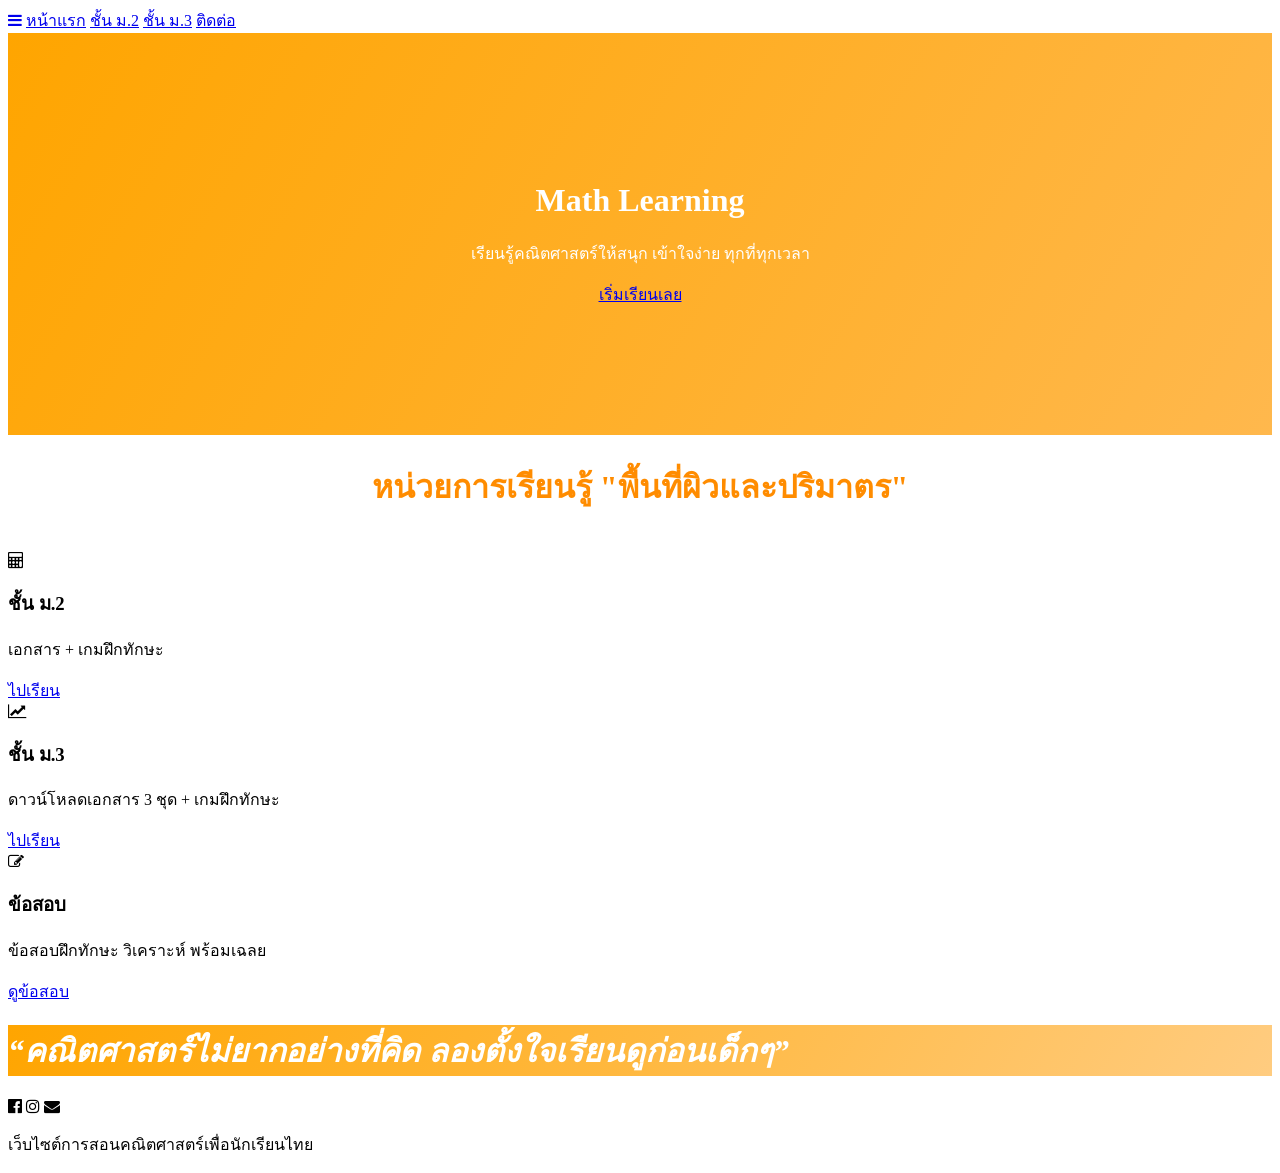
<file: index.html>
<!DOCTYPE html>
<html lang="th">
<head>
<title>Math Learning</title>
<meta charset="UTF-8">
<meta name="viewport" content="width=device-width, initial-scale=1">
<link rel="stylesheet" href="https://www.w3schools.com/w3css/5/w3.css">
<link rel="stylesheet" href="https://fonts.googleapis.com/css?family=Lato|Montserrat">
<link rel="stylesheet" href="https://cdnjs.cloudflare.com/ajax/libs/font-awesome/4.7.0/css/font-awesome.min.css">
<link rel="stylesheet" href="style.css">
</head>
<body>

<!-- Navbar -->
<div class="w3-top">
  <div class="w3-bar w3-orange w3-card w3-left-align w3-large">
    <a class="w3-bar-item w3-button w3-hide-medium w3-hide-large w3-right w3-padding-large w3-hover-white w3-orange" href="javascript:void(0);" onclick="myFunction()"><i class="fa fa-bars"></i></a>
    <a href="#home" class="w3-bar-item w3-button w3-padding-large w3-white">หน้าแรก</a>
    <a href="grade2.html" class="w3-bar-item w3-button w3-hide-small w3-padding-large w3-hover-white">ชั้น ม.2</a>
    <a href="grade3.html" class="w3-bar-item w3-button w3-hide-small w3-padding-large w3-hover-white">ชั้น ม.3</a>
    <a href="#contact" class="w3-bar-item w3-button w3-hide-small w3-padding-large w3-hover-white">ติดต่อ</a>
  </div>
</div>

<!-- Header -->
<header id="home" class="w3-container w3-orange w3-center header-banner">
  <h1 class="w3-margin w3-jumbo animate-title">Math Learning</h1>
  <p class="w3-xlarge animate-subtitle">เรียนรู้คณิตศาสตร์ให้สนุก เข้าใจง่าย ทุกที่ทุกเวลา</p>
  <a href="#lesson" class="w3-button w3-black w3-padding-large w3-large w3-margin-top btn-hover">เริ่มเรียนเลย</a>
</header>

<!-- Section บทเรียน -->
<section id="lesson" class="w3-container w3-padding-64 w3-light-grey">
  <h2 class="section-title">หน่วยการเรียนรู้ "พื้นที่ผิวและปริมาตร"</h2>
  <div class="w3-row-padding">
    <!-- Card ชั้น ม.2 -->
    <div class="w3-third w3-margin-bottom card-hover">
      <div class="w3-card-4 w3-white w3-padding-16 w3-center">
        <i class="fa fa-calculator w3-jumbo w3-orange"></i>
        <h3>ชั้น ม.2</h3>
        <p>เอกสาร + เกมฝึกทักษะ</p>
        <a href="grade2.html" class="w3-button w3-orange w3-margin-top btn-hover">ไปเรียน</a>
      </div>
    </div>
    <!-- Card ชั้น ม.3 -->
    <div class="w3-third w3-margin-bottom card-hover">
      <div class="w3-card-4 w3-white w3-padding-16 w3-center">
        <i class="fa fa-line-chart w3-jumbo w3-orange"></i>
        <h3>ชั้น ม.3</h3>
        <p>ดาวน์โหลดเอกสาร 3 ชุด + เกมฝึกทักษะ</p>
        <a href="grade3.html" class="w3-button w3-orange w3-margin-top btn-hover">ไปเรียน</a>
      </div>
    </div>
    <!-- Card แบบฝึกหัด -->
    <div class="w3-third w3-margin-bottom card-hover">
      <div class="w3-card-4 w3-white w3-padding-16 w3-center">
        <i class="fa fa-pencil-square-o w3-jumbo w3-orange"></i>
        <h3>ข้อสอบ</h3>
        <p>ข้อสอบฝึกทักษะ วิเคราะห์ พร้อมเฉลย</p>
        <a href="quize.html" class="w3-button w3-orange w3-margin-top btn-hover">ดูข้อสอบ</a>
      </div>
    </div>
  </div>
</section>

<!-- Quote -->
<div class="quote-section w3-orange w3-center w3-opacity w3-padding-64 animate-quote">
  <h1 class="w3-margin w3-xlarge">“คณิตศาสตร์ไม่ยากอย่างที่คิด ลองตั้งใจเรียนดูก่อนเด็กๆ”</h1>
</div>

<!-- Footer -->
<footer id="contact" class="w3-container w3-padding-64 w3-center w3-opacity">
  <div class="w3-xlarge w3-padding-32">
    <i class="fa fa-facebook-official w3-hover-opacity"></i>
    <i class="fa fa-instagram w3-hover-opacity"></i>
    <i class="fa fa-envelope w3-hover-opacity"></i>
 </div>
 <p>เว็บไซต์การสอนคณิตศาสตร์เพื่อนักเรียนไทย</p>
</footer>

<script>
function myFunction() {
  var x = document.getElementById("navDemo");
  if (x.className.indexOf("w3-show") == -1) {
    x.className += " w3-show";
  } else {
    x.className = x.className.replace(" w3-show", "");
  }
}
</script>

</body>
</html>
</file>
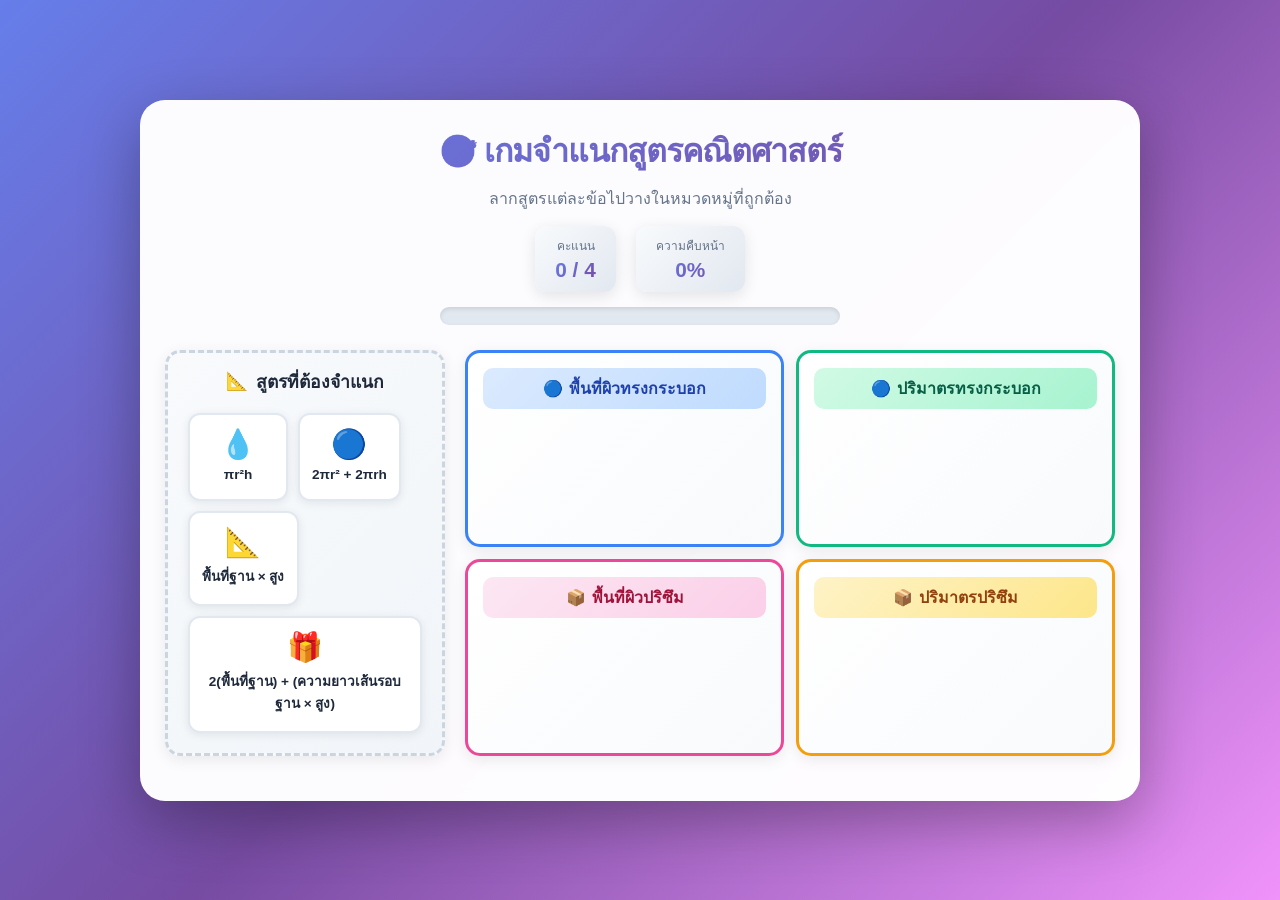
<file: game.html>
<!DOCTYPE html>
<html lang="th">
<head>
    <meta charset="UTF-8">
    <meta name="viewport" content="width=device-width, initial-scale=1.0">
    <title>เกมพื้นที่ผิวและปริมาตร</title>
    <style>
        * {
            margin: 0;
            padding: 0;
            box-sizing: border-box;
        }

        body {
            font-family: 'Segoe UI', Tahoma, Geneva, Verdana, sans-serif;
            background: linear-gradient(135deg, #667eea 0%, #764ba2 50%, #f093fb 100%);
            min-height: 100vh;
            padding: 20px;
            display: flex;
            align-items: center;
            justify-content: center;
        }

        .game-container {
            max-width: 1000px;
            width: 100%;
            background: rgba(255, 255, 255, 0.98);
            border-radius: 25px;
            padding: 25px;
            box-shadow: 0 20px 60px rgba(0, 0, 0, 0.3);
            backdrop-filter: blur(10px);
        }

        .header {
            text-align: center;
            margin-bottom: 25px;
        }

        .game-title {
            font-size: 2rem;
            font-weight: 800;
            background: linear-gradient(135deg, #667eea, #764ba2);
            -webkit-background-clip: text;
            -webkit-text-fill-color: transparent;
            background-clip: text;
            margin-bottom: 10px;
            letter-spacing: -1px;
        }

        .instructions {
            font-size: 1rem;
            color: #64748b;
            margin-bottom: 15px;
            font-weight: 500;
        }

        .stats-row {
            display: flex;
            justify-content: center;
            gap: 20px;
            margin-bottom: 15px;
            flex-wrap: wrap;
        }

        .stat-box {
            background: linear-gradient(135deg, #f8fafc, #e2e8f0);
            padding: 10px 20px;
            border-radius: 12px;
            box-shadow: 0 4px 15px rgba(0, 0, 0, 0.1);
        }

        .stat-label {
            font-size: 0.75rem;
            color: #64748b;
            margin-bottom: 3px;
        }

        .stat-value {
            font-size: 1.3rem;
            font-weight: 700;
            background: linear-gradient(135deg, #667eea, #764ba2);
            -webkit-background-clip: text;
            -webkit-text-fill-color: transparent;
            background-clip: text;
        }

        .progress-container {
            max-width: 400px;
            margin: 0 auto 20px;
        }

        .progress-bar {
            background: #e2e8f0;
            border-radius: 50px;
            height: 18px;
            overflow: hidden;
            box-shadow: inset 0 2px 4px rgba(0, 0, 0, 0.1);
        }

        .progress-fill {
            background: linear-gradient(90deg, #10b981, #059669);
            height: 100%;
            width: 0%;
            transition: width 0.6s cubic-bezier(0.4, 0, 0.2, 1);
            border-radius: 50px;
            position: relative;
            overflow: hidden;
        }

        .progress-fill::after {
            content: '';
            position: absolute;
            top: 0;
            left: 0;
            right: 0;
            bottom: 0;
            background: linear-gradient(90deg, transparent, rgba(255,255,255,0.3), transparent);
            animation: shimmer 2s infinite;
        }

        @keyframes shimmer {
            0% { transform: translateX(-100%); }
            100% { transform: translateX(100%); }
        }

        .game-area {
            display: grid;
            grid-template-columns: 280px 1fr;
            gap: 20px;
            margin-bottom: 20px;
        }

        .formulas-pool {
            background: linear-gradient(135deg, #f8fafc, #f1f5f9);
            border: 3px dashed #cbd5e0;
            border-radius: 15px;
            padding: 15px;
            min-height: 350px;
            box-shadow: 0 4px 15px rgba(0, 0, 0, 0.08);
        }

        .pool-title {
            font-size: 1.1rem;
            font-weight: 700;
            color: #1e293b;
            margin-bottom: 12px;
            text-align: center;
            display: flex;
            align-items: center;
            justify-content: center;
            gap: 8px;
        }

        .categories {
            display: grid;
            grid-template-columns: repeat(2, 1fr);
            gap: 12px;
        }

        .category {
            background: linear-gradient(135deg, #ffffff, #f8fafc);
            border: 3px solid;
            border-radius: 15px;
            padding: 15px;
            min-height: 170px;
            transition: all 0.3s cubic-bezier(0.4, 0, 0.2, 1);
            box-shadow: 0 4px 15px rgba(0, 0, 0, 0.08);
            position: relative;
            overflow: hidden;
        }

        .category::before {
            content: '';
            position: absolute;
            top: 0;
            left: 0;
            right: 0;
            height: 6px;
            opacity: 0;
            transition: opacity 0.3s ease;
        }

        .category.drag-over {
            transform: scale(1.02);
            box-shadow: 0 8px 30px rgba(0, 0, 0, 0.15);
        }

        .category.drag-over::before {
            opacity: 1;
        }

        .cylinder-surface {
            border-color: #3b82f6;
        }

        .cylinder-surface::before {
            background: linear-gradient(90deg, #3b82f6, #2563eb);
        }

        .cylinder-volume {
            border-color: #10b981;
        }

        .cylinder-volume::before {
            background: linear-gradient(90deg, #10b981, #059669);
        }

        .prism-surface {
            border-color: #ec4899;
        }

        .prism-surface::before {
            background: linear-gradient(90deg, #ec4899, #db2777);
        }

        .prism-volume {
            border-color: #f59e0b;
        }

        .prism-volume::before {
            background: linear-gradient(90deg, #f59e0b, #d97706);
        }

        .category-title {
            font-size: 1rem;
            font-weight: 700;
            text-align: center;
            margin-bottom: 12px;
            padding: 8px;
            border-radius: 10px;
            display: flex;
            align-items: center;
            justify-content: center;
            gap: 6px;
        }

        .cylinder-surface .category-title {
            background: linear-gradient(135deg, #dbeafe, #bfdbfe);
            color: #1e40af;
        }

        .cylinder-volume .category-title {
            background: linear-gradient(135deg, #d1fae5, #a7f3d0);
            color: #065f46;
        }

        .prism-surface .category-title {
            background: linear-gradient(135deg, #fce7f3, #fbcfe8);
            color: #9f1239;
        }

        .prism-volume .category-title {
            background: linear-gradient(135deg, #fef3c7, #fde68a);
            color: #92400e;
        }

        .category-items {
            display: flex;
            flex-direction: column;
            gap: 10px;
        }

        .formula-item {
            background: white;
            border: 2px solid #e2e8f0;
            border-radius: 12px;
            padding: 12px;
            margin: 5px;
            cursor: grab;
            transition: all 0.3s cubic-bezier(0.4, 0, 0.2, 1);
            box-shadow: 0 2px 10px rgba(0, 0, 0, 0.08);
            display: inline-block;
            min-width: 100px;
        }

        .formula-item:hover {
            transform: translateY(-4px);
            box-shadow: 0 8px 25px rgba(0, 0, 0, 0.15);
            border-color: #667eea;
        }

        .formula-item.dragging {
            opacity: 0.5;
            transform: rotate(3deg) scale(0.95);
            cursor: grabbing;
        }

        .formula-item.placed {
            cursor: default;
            opacity: 0.95;
            background: linear-gradient(135deg, #ffffff, #f8fafc);
        }

        .formula-emoji {
            font-size: 1.8rem;
            display: block;
            text-align: center;
            margin-bottom: 6px;
            animation: float 3s ease-in-out infinite;
        }

        @keyframes float {
            0%, 100% { transform: translateY(0); }
            50% { transform: translateY(-5px); }
        }

        .formula-name {
            font-weight: 700;
            color: #1e293b;
            text-align: center;
            font-size: 0.85rem;
            margin-bottom: 5px;
        }

        .formula-desc {
            font-size: 0.7rem;
            color: #64748b;
            text-align: center;
            font-weight: 500;
        }

        .feedback {
            position: fixed;
            top: 50%;
            left: 50%;
            transform: translate(-50%, -50%) scale(0.8);
            padding: 25px 45px;
            border-radius: 20px;
            font-size: 1.8rem;
            font-weight: 700;
            z-index: 1000;
            opacity: 0;
            transition: all 0.3s cubic-bezier(0.4, 0, 0.2, 1);
            box-shadow: 0 10px 40px rgba(0, 0, 0, 0.2);
        }

        .feedback.correct {
            background: linear-gradient(135deg, #d1fae5, #a7f3d0);
            color: #065f46;
            border: 3px solid #10b981;
        }

        .feedback.incorrect {
            background: linear-gradient(135deg, #fee2e2, #fecaca);
            color: #991b1b;
            border: 3px solid #ef4444;
        }

        .feedback.show {
            opacity: 1;
            transform: translate(-50%, -50%) scale(1);
        }

        .success-screen {
            position: fixed;
            top: 0;
            left: 0;
            width: 100%;
            height: 100%;
            background: rgba(0, 0, 0, 0.85);
            display: none;
            justify-content: center;
            align-items: center;
            z-index: 2000;
            backdrop-filter: blur(5px);
        }

        .success-content {
            background: linear-gradient(135deg, #ffffff, #f8fafc);
            padding: 50px;
            border-radius: 30px;
            text-align: center;
            max-width: 550px;
            box-shadow: 0 20px 60px rgba(0, 0, 0, 0.3);
            animation: bounceIn 0.6s cubic-bezier(0.68, -0.55, 0.265, 1.55);
        }

        @keyframes bounceIn {
            0% { transform: scale(0.3); opacity: 0; }
            50% { transform: scale(1.05); }
            70% { transform: scale(0.9); }
            100% { transform: scale(1); opacity: 1; }
        }

        .success-emoji {
            font-size: 5rem;
            margin-bottom: 20px;
            animation: rotate 1s ease-in-out;
        }

        @keyframes rotate {
            0% { transform: rotate(0deg); }
            100% { transform: rotate(360deg); }
        }

        .success-title {
            font-size: 2.5rem;
            font-weight: 800;
            background: linear-gradient(135deg, #10b981, #059669);
            -webkit-background-clip: text;
            -webkit-text-fill-color: transparent;
            background-clip: text;
            margin-bottom: 15px;
        }

        .success-text {
            font-size: 1.3rem;
            color: #64748b;
            margin-bottom: 30px;
            font-weight: 500;
        }

        .play-again-btn {
            background: linear-gradient(135deg, #667eea, #764ba2);
            color: white;
            border: none;
            padding: 18px 40px;
            border-radius: 15px;
            font-size: 1.2rem;
            font-weight: 700;
            cursor: pointer;
            transition: all 0.3s ease;
            box-shadow: 0 4px 15px rgba(102, 126, 234, 0.4);
        }

        .play-again-btn:hover {
            transform: translateY(-2px);
            box-shadow: 0 6px 25px rgba(102, 126, 234, 0.6);
        }

        .play-again-btn:active {
            transform: translateY(0);
        }

        @media (max-width: 1200px) {
            .game-area {
                grid-template-columns: 1fr;
            }
            
            .categories {
                grid-template-columns: repeat(2, 1fr);
            }
        }

        @media (max-width: 768px) {
            .game-title {
                font-size: 2rem;
            }
            
            .categories {
                grid-template-columns: 1fr;
            }

            .stats-row {
                gap: 20px;
            }

            .game-container {
                padding: 25px;
            }
        }
    </style>
</head>
<body>
    <div class="game-container">
        <div class="header">
            <h1 class="game-title">🎯 เกมจำแนกสูตรคณิตศาสตร์</h1>
            <p class="instructions">ลากสูตรแต่ละข้อไปวางในหมวดหมู่ที่ถูกต้อง</p>
            
            <div class="stats-row">
                <div class="stat-box">
                    <div class="stat-label">คะแนน</div>
                    <div class="stat-value" id="scoreDisplay">0 / 12</div>
                </div>
                <div class="stat-box">
                    <div class="stat-label">ความคืบหน้า</div>
                    <div class="stat-value" id="progressPercent">0%</div>
                </div>
            </div>

            <div class="progress-container">
                <div class="progress-bar">
                    <div class="progress-fill" id="progressFill"></div>
                </div>
            </div>
        </div>

        <div class="game-area">
            <div class="formulas-pool">
                <div class="pool-title">
                    <span>📐</span>
                    <span>สูตรที่ต้องจำแนก</span>
                </div>
                <div id="formulasContainer"></div>
            </div>

            <div class="categories">
                <div class="category cylinder-surface" data-category="cylinder_surface">
                    <div class="category-title">
                        <span>🔵</span>
                        <span>พื้นที่ผิวทรงกระบอก</span>
                    </div>
                    <div class="category-items" id="cylinderSurfaceContainer"></div>
                </div>

                <div class="category cylinder-volume" data-category="cylinder_volume">
                    <div class="category-title">
                        <span>🔵</span>
                        <span>ปริมาตรทรงกระบอก</span>
                    </div>
                    <div class="category-items" id="cylinderVolumeContainer"></div>
                </div>

                <div class="category prism-surface" data-category="prism_surface">
                    <div class="category-title">
                        <span>📦</span>
                        <span>พื้นที่ผิวปริซึม</span>
                    </div>
                    <div class="category-items" id="prismSurfaceContainer"></div>
                </div>

                <div class="category prism-volume" data-category="prism_volume">
                    <div class="category-title">
                        <span>📦</span>
                        <span>ปริมาตรปริซึม</span>
                    </div>
                    <div class="category-items" id="prismVolumeContainer"></div>
                </div>
            </div>
        </div>
    </div>

    <div class="feedback" id="feedback"></div>

    <div class="success-screen" id="successScreen">
        <div class="success-content">
            <div class="success-emoji">🎉</div>
            <div class="success-title">ยินดีด้วย!</div>
            <div class="success-text">คุณจำแนกสูตรได้ถูกต้องครบทั้งหมดแล้ว!</div>
            <button class="play-again-btn" onclick="resetGame()">🔄 เล่นใหม่อีกครั้ง</button>
        </div>
    </div>

    <script>
        const formulas = [
            { name: "2πr² + 2πrh", category: "cylinder_surface", emoji: "🔵" },
            { name: "พื้นที่ฐาน × สูง", category: "prism_volume", emoji: "📐" },
            { name: "2(พื้นที่ฐาน) + (ความยาวเส้นรอบฐาน × สูง)",category: "prism_surface", emoji: "🎁" },
            { name: "πr²h", category: "cylinder_volume", emoji: "💧" },
        ];

        let score = 0;
        let totalFormulas = formulas.length;
        let placedFormulas = 0;

        function initializeGame() {
            const formulasContainer = document.getElementById('formulasContainer');
            formulasContainer.innerHTML = '';
            
            const shuffledFormulas = [...formulas].sort(() => Math.random() - 0.5);
            
            shuffledFormulas.forEach((formula, index) => {
                const formulaElement = createFormulaElement(formula, index);
                formulasContainer.appendChild(formulaElement);
            });

            document.getElementById('cylinderSurfaceContainer').innerHTML = '';
            document.getElementById('cylinderVolumeContainer').innerHTML = '';
            document.getElementById('prismSurfaceContainer').innerHTML = '';
            document.getElementById('prismVolumeContainer').innerHTML = '';

            updateScore();
            updateProgress();
        }

        function createFormulaElement(formula, index) {
            const div = document.createElement('div');
            div.className = 'formula-item';
            div.draggable = true;
            div.dataset.category = formula.category;
            div.dataset.index = index;
            div.innerHTML = `
                <div class="formula-emoji">${formula.emoji}</div>
                <div class="formula-name">${formula.name}</div>
            
            `;

            div.addEventListener('dragstart', handleDragStart);
            div.addEventListener('dragend', handleDragEnd);

            return div;
        }

        function handleDragStart(e) {
            e.target.classList.add('dragging');
            e.dataTransfer.setData('text/plain', e.target.dataset.category);
            e.dataTransfer.setData('application/x-formula-index', e.target.dataset.index);
        }

        function handleDragEnd(e) {
            e.target.classList.remove('dragging');
        }

        document.querySelectorAll('.category').forEach(category => {
            category.addEventListener('dragover', handleDragOver);
            category.addEventListener('drop', handleDrop);
            category.addEventListener('dragenter', handleDragEnter);
            category.addEventListener('dragleave', handleDragLeave);
        });

        function handleDragOver(e) {
            e.preventDefault();
        }

        function handleDragEnter(e) {
            e.preventDefault();
            e.currentTarget.classList.add('drag-over');
        }

        function handleDragLeave(e) {
            if (!e.currentTarget.contains(e.relatedTarget)) {
                e.currentTarget.classList.remove('drag-over');
            }
        }

        function handleDrop(e) {
            e.preventDefault();
            e.currentTarget.classList.remove('drag-over');

            const formulaCategory = e.dataTransfer.getData('text/plain');
            const dropCategory = e.currentTarget.dataset.category;
            const formulaIndex = e.dataTransfer.getData('application/x-formula-index');
            
            const draggedElement = document.querySelector(`[data-index="${formulaIndex}"]`);
            
            if (formulaCategory === dropCategory) {
                showFeedback('ถูกต้อง! เยี่ยมมาก! 🎉', 'correct');
                score++;
                placedFormulas++;
                
                const categoryContainer = e.currentTarget.querySelector('.category-items');
                draggedElement.classList.add('placed');
                draggedElement.style.cursor = 'default';
                draggedElement.draggable = false;
                categoryContainer.appendChild(draggedElement);
                
            } else {
                showFeedback('ลองใหม่นะ! 🤔', 'incorrect');
                
                draggedElement.style.transform = 'translateX(-20px)';
                setTimeout(() => {
                    draggedElement.style.transform = '';
                }, 200);
            }

            updateScore();
            updateProgress();
            
            if (placedFormulas === totalFormulas) {
                setTimeout(showSuccess, 1000);
            }
        }

        function showFeedback(message, type) {
            const feedback = document.getElementById('feedback');
            feedback.textContent = message;
            feedback.className = `feedback ${type}`;
            feedback.classList.add('show');
            
            setTimeout(() => {
                feedback.classList.remove('show');
            }, 1500);
        }

        function updateScore() {
            document.getElementById('scoreDisplay').textContent = `${score} / ${totalFormulas}`;
        }

        function updateProgress() {
            const progress = (placedFormulas / totalFormulas) * 100;
            document.getElementById('progressFill').style.width = `${progress}%`;
            document.getElementById('progressPercent').textContent = `${Math.round(progress)}%`;
        }

        function showSuccess() {
            document.getElementById('successScreen').style.display = 'flex';
        }

        function resetGame() {
            score = 0;
            placedFormulas = 0;
            document.getElementById('successScreen').style.display = 'none';
            initializeGame();
        }

        initializeGame();
    </script>
</body>
</html>
</file>
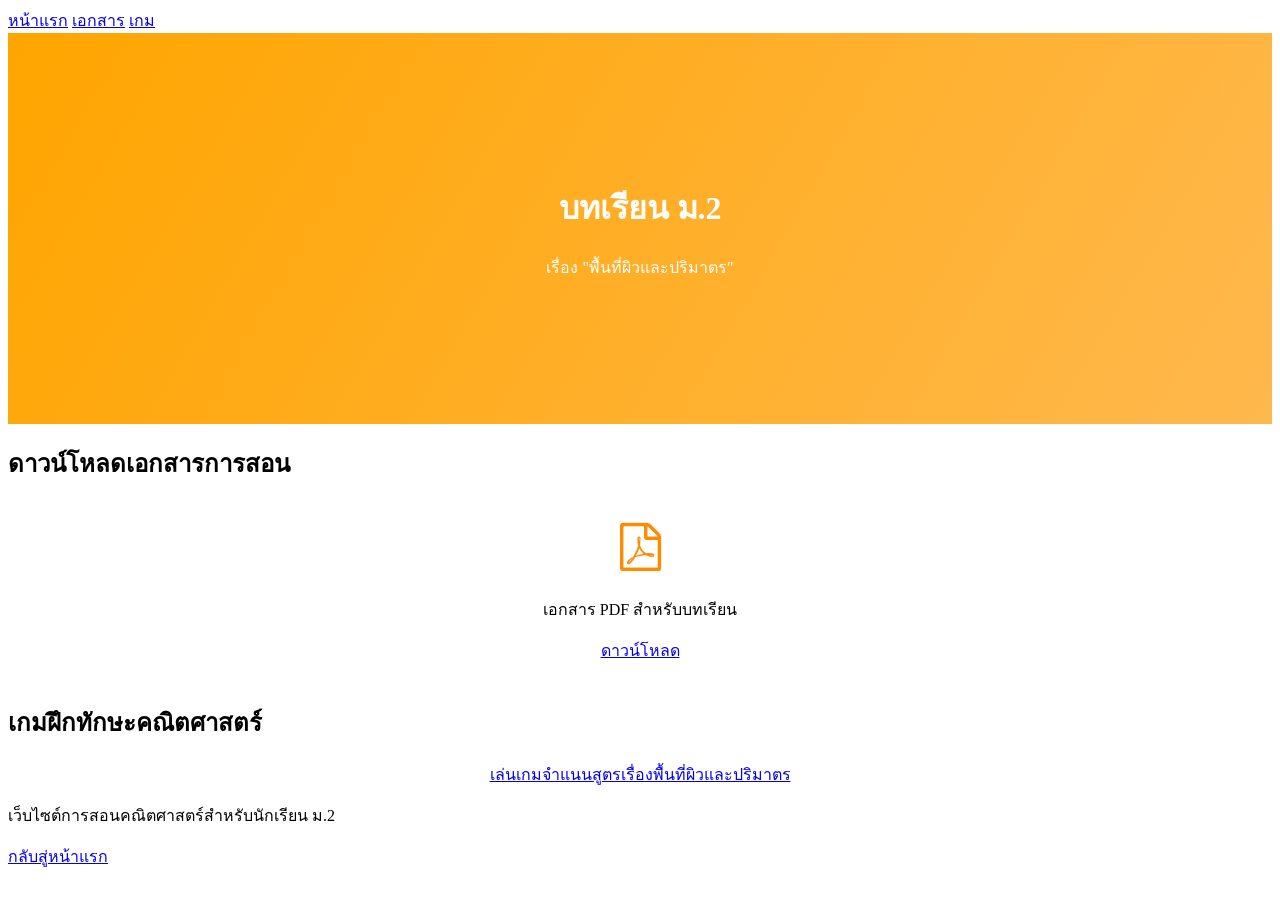
<file: grade2.html>
<!DOCTYPE html>
<html lang="th">
<head>
<title>บทเรียน ม.2 - พื้นที่ผิวและปริมาตร</title>
<meta charset="UTF-8">
<meta name="viewport" content="width=device-width, initial-scale=1">
<link rel="stylesheet" href="https://www.w3schools.com/w3css/5/w3.css">
<link rel="stylesheet" href="https://fonts.googleapis.com/css?family=Lato|Montserrat">
<link rel="stylesheet" href="https://cdnjs.cloudflare.com/ajax/libs/font-awesome/4.7.0/css/font-awesome.min.css">
<link rel="stylesheet" href="style.css">
</head>
<body>

<!-- Navbar -->
<div class="w3-top">
  <div class="w3-bar w3-orange w3-card w3-left-align w3-large">
    <a href="index.html" class="w3-bar-item w3-button w3-padding-large w3-white">หน้าแรก</a>
    <a href="#documents" class="w3-bar-item w3-button w3-hide-small w3-padding-large w3-hover-white">เอกสาร</a>
    <a href="game.html" class="w3-bar-item w3-button w3-hide-small w3-padding-large w3-hover-white">เกม</a>
  </div>
</div>

<!-- Header -->
<header class="w3-container w3-orange w3-center header-banner">
  <h1 class="w3-margin w3-jumbo">บทเรียน ม.2</h1>
  <p class="w3-xlarge">เรื่อง "พื้นที่ผิวและปริมาตร"</p>
</header>

<!-- Section เอกสาร -->
<section id="documents" class="w3-container w3-padding-64">
  <h2>ดาวน์โหลดเอกสารการสอน</h2>
  <div class="doc-card">
    <i class="fa fa-file-pdf-o fa-3x"></i>
    <p>เอกสาร PDF สำหรับบทเรียน</p>
    <a href="พื้นที่ผิวและปริมาตร ม.2.pdf" download class="w3-button w3-green w3-padding-large btn-hover">ดาวน์โหลด</a>
  </div>
</section>

<!-- Section เกม -->
<section id="game" class="w3-container w3-light-grey w3-padding-64">
  <h2>เกมฝึกทักษะคณิตศาสตร์</h2>
  <div class="video-thumb">
    <a href="game.html" target="_blank" class="w3-button w3-blue w3-padding-large btn-hover">
      เล่นเกมจำแนนสูตรเรื่องพื้นที่ผิวและปริมาตร
    </a>
  </div>
</section>

<!-- Footer -->
<footer class="w3-container w3-padding-64 w3-center w3-opacity">
  <p>เว็บไซต์การสอนคณิตศาสตร์สำหรับนักเรียน ม.2</p>
  <a href="index.html" class="w3-button w3-orange w3-padding-large w3-margin-top btn-hover">กลับสู่หน้าแรก</a>
</footer>

</body>
</html>
</file>
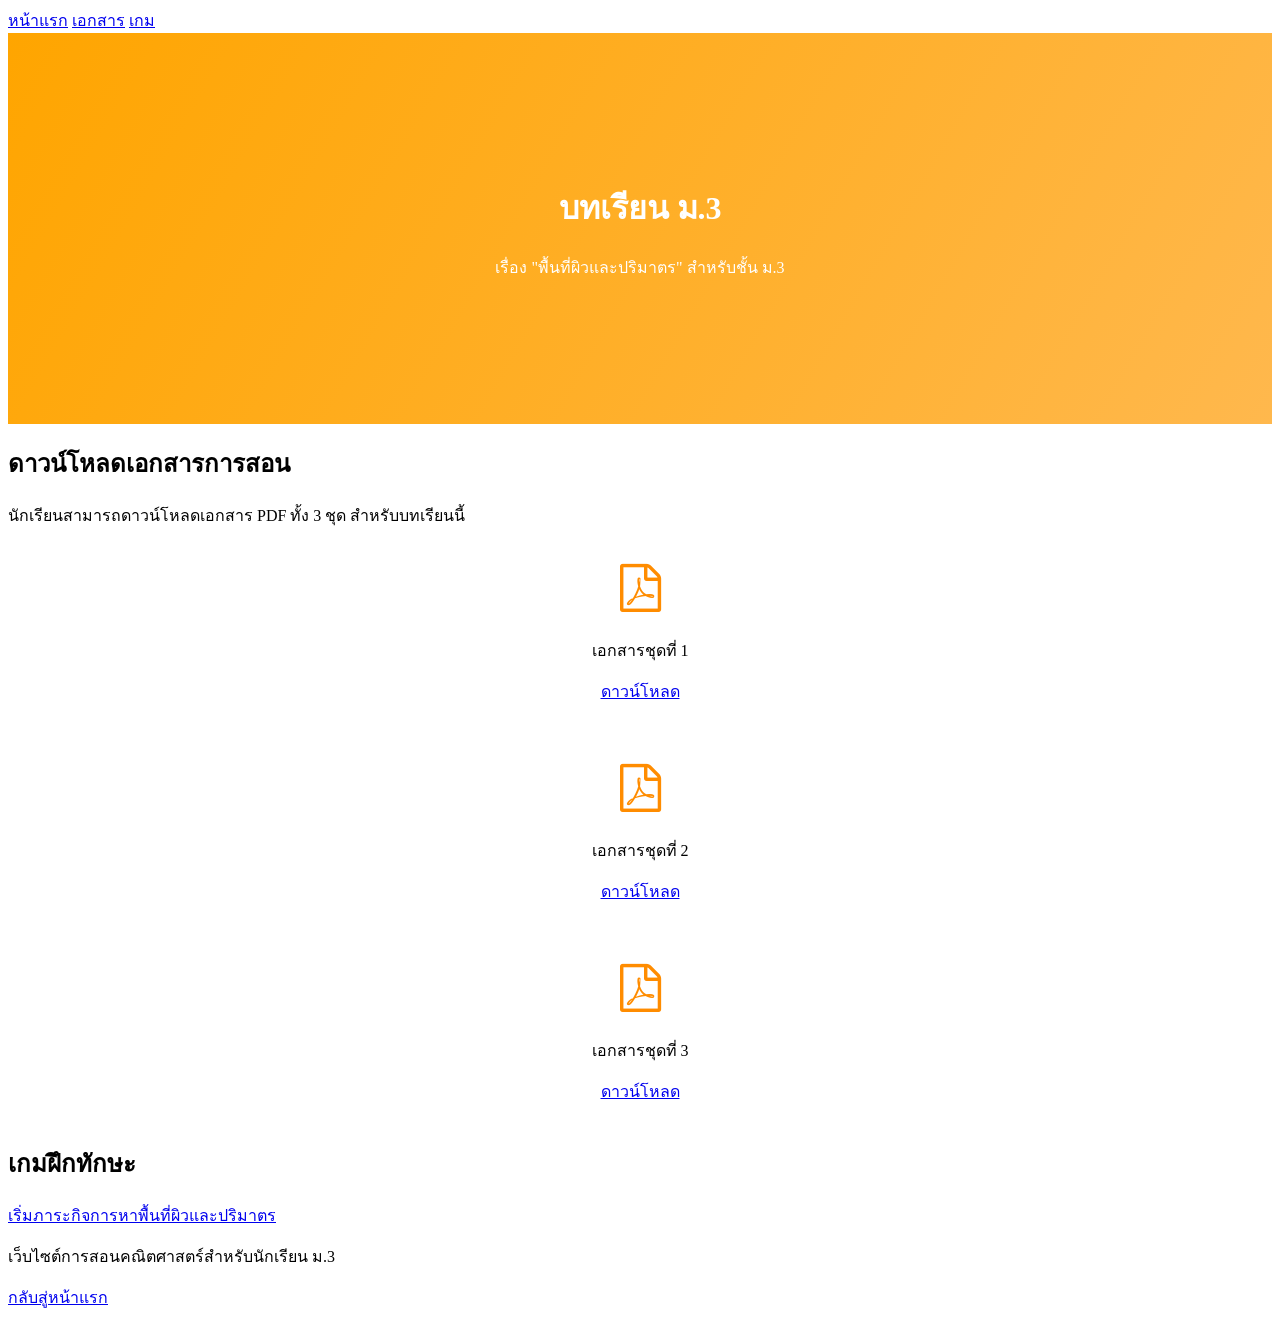
<file: grade3.html>
<!DOCTYPE html>
<html lang="th">
<head>
<title>บทเรียน ม.3 - พื้นที่ผิวและปริมาตร</title>
<meta charset="UTF-8">
<meta name="viewport" content="width=device-width, initial-scale=1">
<link rel="stylesheet" href="https://www.w3schools.com/w3css/5/w3.css">
<link rel="stylesheet" href="https://fonts.googleapis.com/css?family=Lato|Montserrat">
<link rel="stylesheet" href="https://cdnjs.cloudflare.com/ajax/libs/font-awesome/4.7.0/css/font-awesome.min.css">
<link rel="stylesheet" href="style.css">
</head>
<body>

<!-- Navbar -->
<div class="w3-top">
  <div class="w3-bar w3-orange w3-card w3-left-align w3-large">
    <a href="index.html" class="w3-bar-item w3-button w3-padding-large w3-white">หน้าแรก</a>
    <a href="#documents" class="w3-bar-item w3-button w3-hide-small w3-padding-large w3-hover-white">เอกสาร</a>
    <a href="gamem.3.html" class="w3-bar-item w3-button w3-hide-small w3-padding-large w3-hover-white">เกม</a>
  </div>
</div>

<!-- Header -->
<header class="w3-container w3-orange w3-center header-banner">
  <h1 class="w3-margin w3-jumbo">บทเรียน ม.3</h1>
  <p class="w3-xlarge">เรื่อง "พื้นที่ผิวและปริมาตร" สำหรับชั้น ม.3</p>
</header>

<!-- Section เอกสาร -->
<section id="documents" class="w3-container w3-padding-64">
  <h2>ดาวน์โหลดเอกสารการสอน</h2>
  <p>นักเรียนสามารถดาวน์โหลดเอกสาร PDF ทั้ง 3 ชุด สำหรับบทเรียนนี้</p>
  <div class="w3-row-padding">
    <div class="w3-third doc3-card">
      <i class="fa fa-file-pdf-o fa-3x"></i>
      <p>เอกสารชุดที่ 1</p>
      <a href="พื้นที่ผิวและปริมาตรพีระมิด.pdf" download class="w3-button w3-green w3-padding-large btn-hover">ดาวน์โหลด</a>
    </div>
    <div class="w3-third doc3-card">
      <i class="fa fa-file-pdf-o fa-3x"></i>
      <p>เอกสารชุดที่ 2</p>
      <a href="พื้นที่ผิวและปริมาตรกรวย.pdf" download class="w3-button w3-green w3-padding-large btn-hover">ดาวน์โหลด</a>
    </div>
    <div class="w3-third doc3-card">
      <i class="fa fa-file-pdf-o fa-3x"></i>
      <p>เอกสารชุดที่ 3</p>
      <a href="พื้นที่ผิวและปริมาตรทรงกลม.pdf" download class="w3-button w3-green w3-padding-large btn-hover">ดาวน์โหลด</a>
    </div>
  </div>
</section>

<!-- Section เกม -->
<section id="video" class="w3-container w3-light-grey w3-padding-64">
  <h2>เกมฝึกทักษะ</h2>
  <a href="gamem.3.html" target="_blank" class="w3-button w3-red w3-padding-large btn-hover">
    เริ่มภาระกิจการหาพื้นที่ผิวและปริมาตร
  </a>
</section>

<!-- Footer -->
<footer class="w3-container w3-padding-64 w3-center w3-opacity">
  <p>เว็บไซต์การสอนคณิตศาสตร์สำหรับนักเรียน ม.3</p>
  <a href="index.html" class="w3-button w3-orange w3-padding-large w3-margin-top btn-hover">กลับสู่หน้าแรก</a>
</footer>

</body>
</html>
</file>
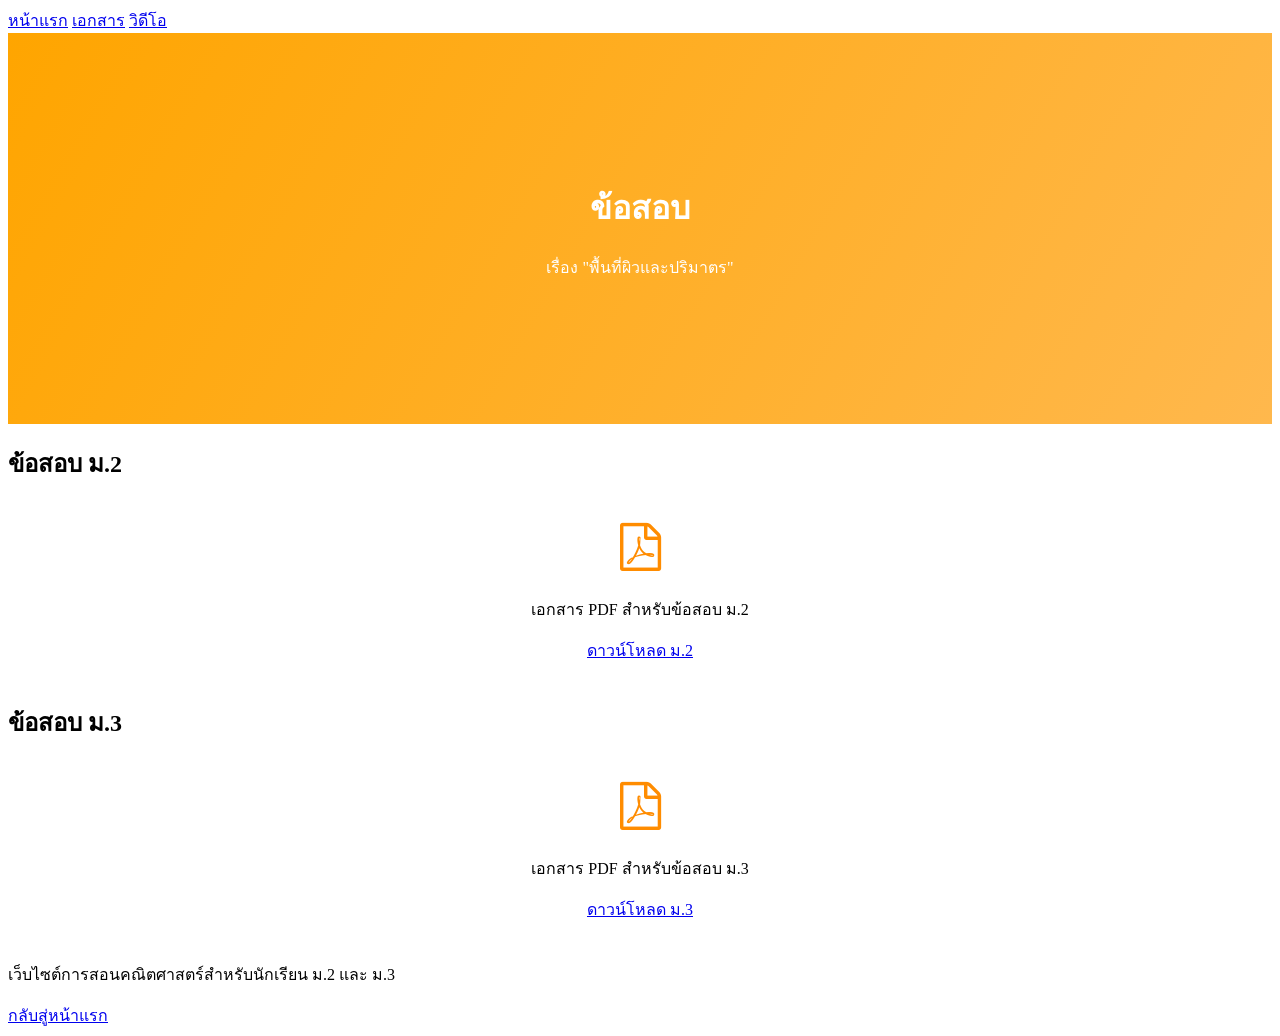
<file: quize.html>
<!DOCTYPE html>
<html lang="th">
<head>
<title>ข้อสอบ พื้นที่ผิวและปริมาตร</title>
<meta charset="UTF-8">
<meta name="viewport" content="width=device-width, initial-scale=1">
<link rel="stylesheet" href="https://www.w3schools.com/w3css/5/w3.css">
<link rel="stylesheet" href="https://fonts.googleapis.com/css?family=Lato|Montserrat">
<link rel="stylesheet" href="https://cdnjs.cloudflare.com/ajax/libs/font-awesome/4.7.0/css/font-awesome.min.css">
<link rel="stylesheet" href="style.css">
</head>
<body>

<!-- Navbar -->
<div class="w3-top">
  <div class="w3-bar w3-orange w3-card w3-left-align w3-large">
    <a href="index.html" class="w3-bar-item w3-button w3-padding-large w3-white">หน้าแรก</a>
    <a href="#documents" class="w3-bar-item w3-button w3-hide-small w3-padding-large w3-hover-white">เอกสาร</a>
    <a href="#video" class="w3-bar-item w3-button w3-hide-small w3-padding-large w3-hover-white">วิดีโอ</a>
  </div>
</div>

<!-- Header -->
<header class="w3-container w3-orange w3-center header-banner">
  <h1 class="w3-margin w3-jumbo">ข้อสอบ</h1>
  <p class="w3-xlarge">เรื่อง "พื้นที่ผิวและปริมาตร"</p>
</header>

<!-- Section ข้อสอบ ม.2 -->
<section id="documents" class="w3-container w3-padding-64">
  <h2>ข้อสอบ ม.2</h2>
  <div class="doc-card">
    <i class="fa fa-file-pdf-o fa-3x"></i>
    <p>เอกสาร PDF สำหรับข้อสอบ ม.2</p>
    <a href="quize2.pdf" download class="w3-button w3-green w3-padding-large btn-hover">ดาวน์โหลด ม.2</a>
  </div>
</section>

<!-- Section ข้อสอบ ม.3 -->
<section id="documents3" class="w3-container w3-padding-64">
  <h2>ข้อสอบ ม.3</h2>
  <div class="doc-card">
    <i class="fa fa-file-pdf-o fa-3x"></i>
    <p>เอกสาร PDF สำหรับข้อสอบ ม.3</p>
    <a href="สอบเก็บคะแนน พื้นที่ผิวและปริมาตร.pdf" download class="w3-button w3-blue w3-padding-large btn-hover">ดาวน์โหลด ม.3</a>
  </div>
</section>

<!-- Footer -->
<footer class="w3-container w3-padding-64 w3-center w3-opacity">
  <p>เว็บไซต์การสอนคณิตศาสตร์สำหรับนักเรียน ม.2 และ ม.3</p>
  <a href="index.html" class="w3-button w3-orange w3-padding-large w3-margin-top btn-hover">กลับสู่หน้าแรก</a>
</footer>

</body>
</html>
</file>
<file: style.css>
/* Header Banner */
.header-banner {
  padding: 128px 16px;
  text-align: center;
  background: linear-gradient(120deg, #FFA500, #FFB84D);
  color: white;
}

/* Typography Animations */
.animate-title {
  animation: fadeInDown 1s ease-out;
}

.animate-subtitle {
  animation: fadeInUp 1.2s ease-out;
}

.animate-quote {
  animation: fadeIn 2s ease-in;
}

/* Buttons */
.w3-button {
  border-radius: 8px;
  transition: 0.3s ease;
}

.w3-button:hover {
  opacity: 0.85;
  transform: translateY(-2px);
}

/* Card Hover Effect */
.card-hover {
  transition: transform 0.3s, box-shadow 0.3s;
}

.card-hover:hover {
  transform: translateY(-5px);
  box-shadow: 0 8px 20px rgba(0,0,0,0.3);
}

/* Section Titles */
.section-title {
  text-align: center;
  font-size: 2rem;
  margin-bottom: 40px;
  color: #FF8C00;
}

/* Document Cards */
.doc-card, .doc3-card {
  background: #fff;
  padding: 20px;
  text-align: center;
  border-radius: 10px;
  margin-bottom: 20px;
  transition: transform 0.3s, box-shadow 0.3s;
}

.doc-card:hover, .doc3-card:hover {
  transform: translateY(-5px);
  box-shadow: 0 8px 20px rgba(0,0,0,0.3);
}

.doc-card i, .doc3-card i {
  color: #FF8C00;
  margin-bottom: 10px;
}

/* Video Section */
.video-thumb {
  text-align: center;
  margin-top: 20px;
}

/* Quote Section */
.quote-section {
  background: linear-gradient(120deg, #FFA500, #FFCC80);
  color: white;
  font-style: italic;
}

/* Animations */
@keyframes fadeInDown {
  from { opacity: 0; transform: translateY(-50px); }
  to { opacity: 1; transform: translateY(0); }
}

@keyframes fadeInUp {
  from { opacity: 0; transform: translateY(50px); }
  to { opacity: 1; transform: translateY(0); }
}

@keyframes fadeIn {
  from { opacity: 0; }
  to { opacity: 1; }
}

/* Responsive Cards for Documents (Grade 3) */
@media screen and (max-width: 992px) {
  .w3-third {
    width: 100%;
    margin-bottom: 20px;
  }
}
</file>
